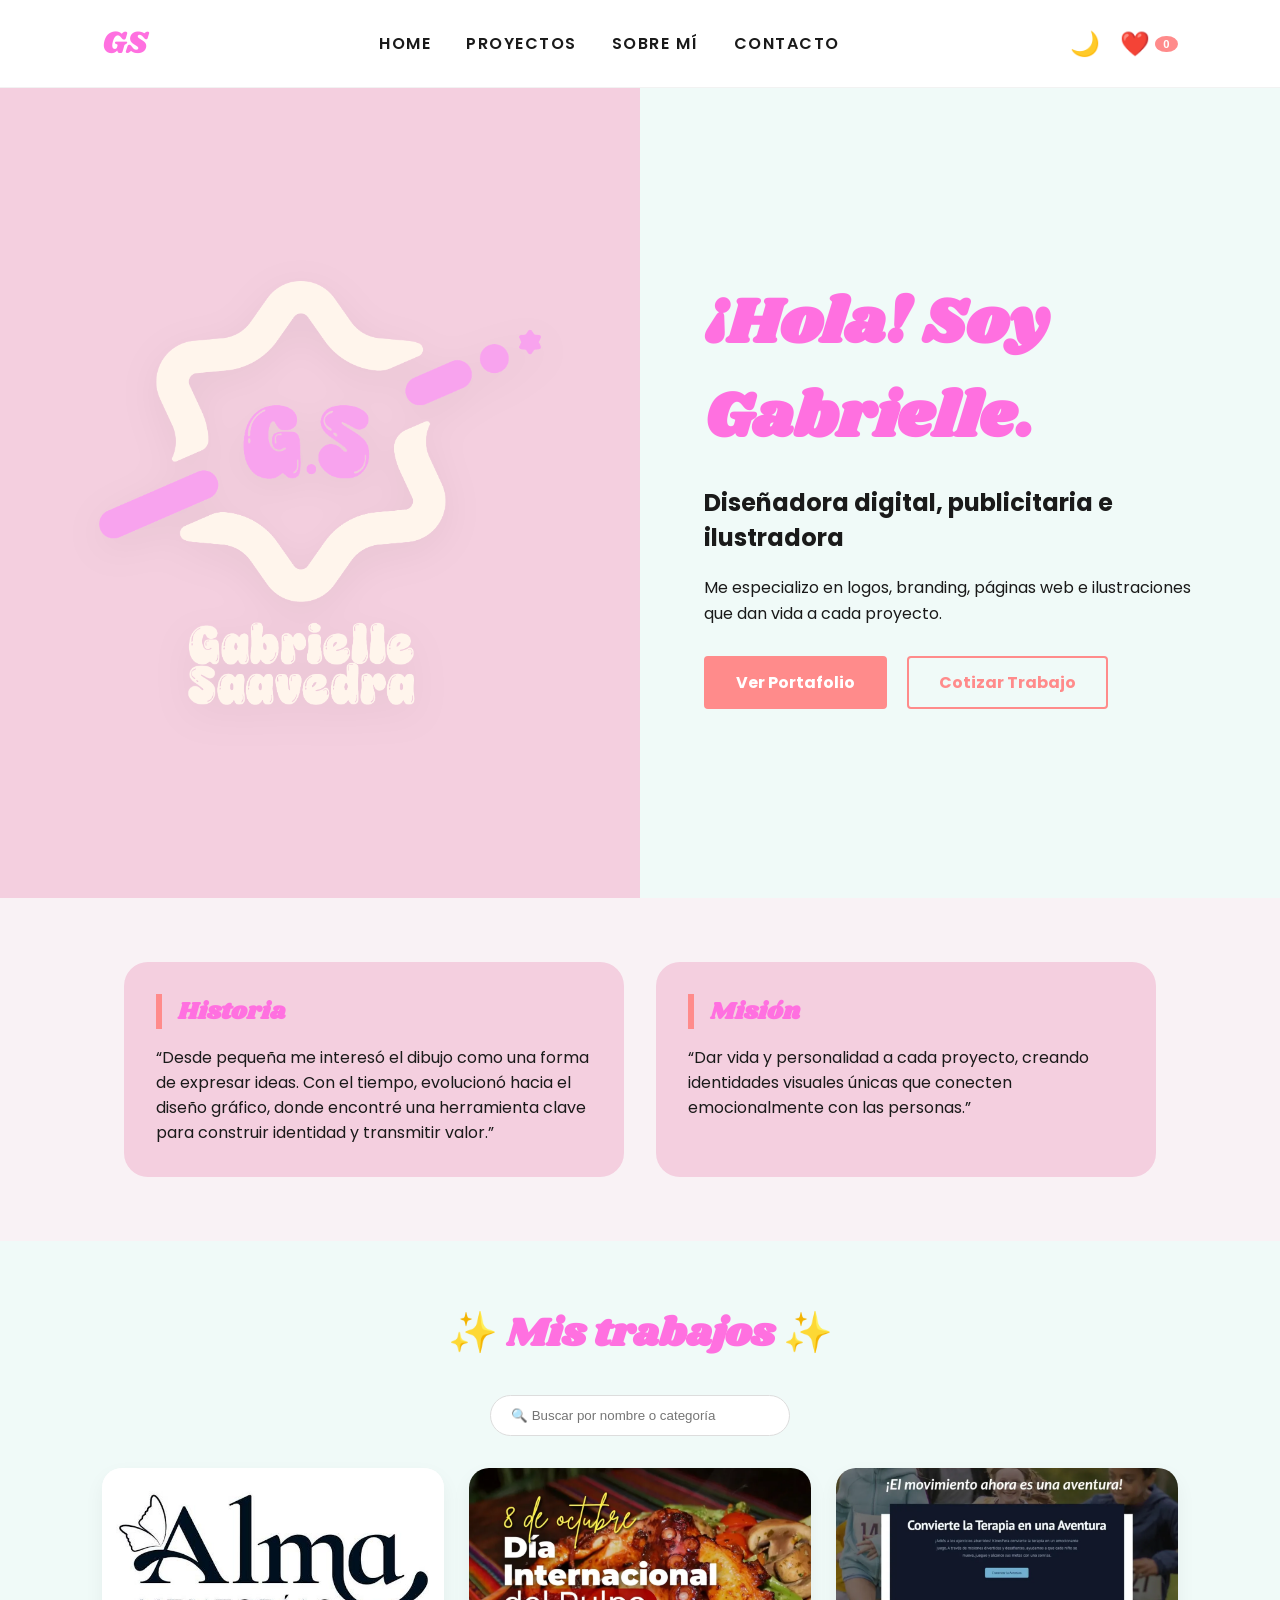
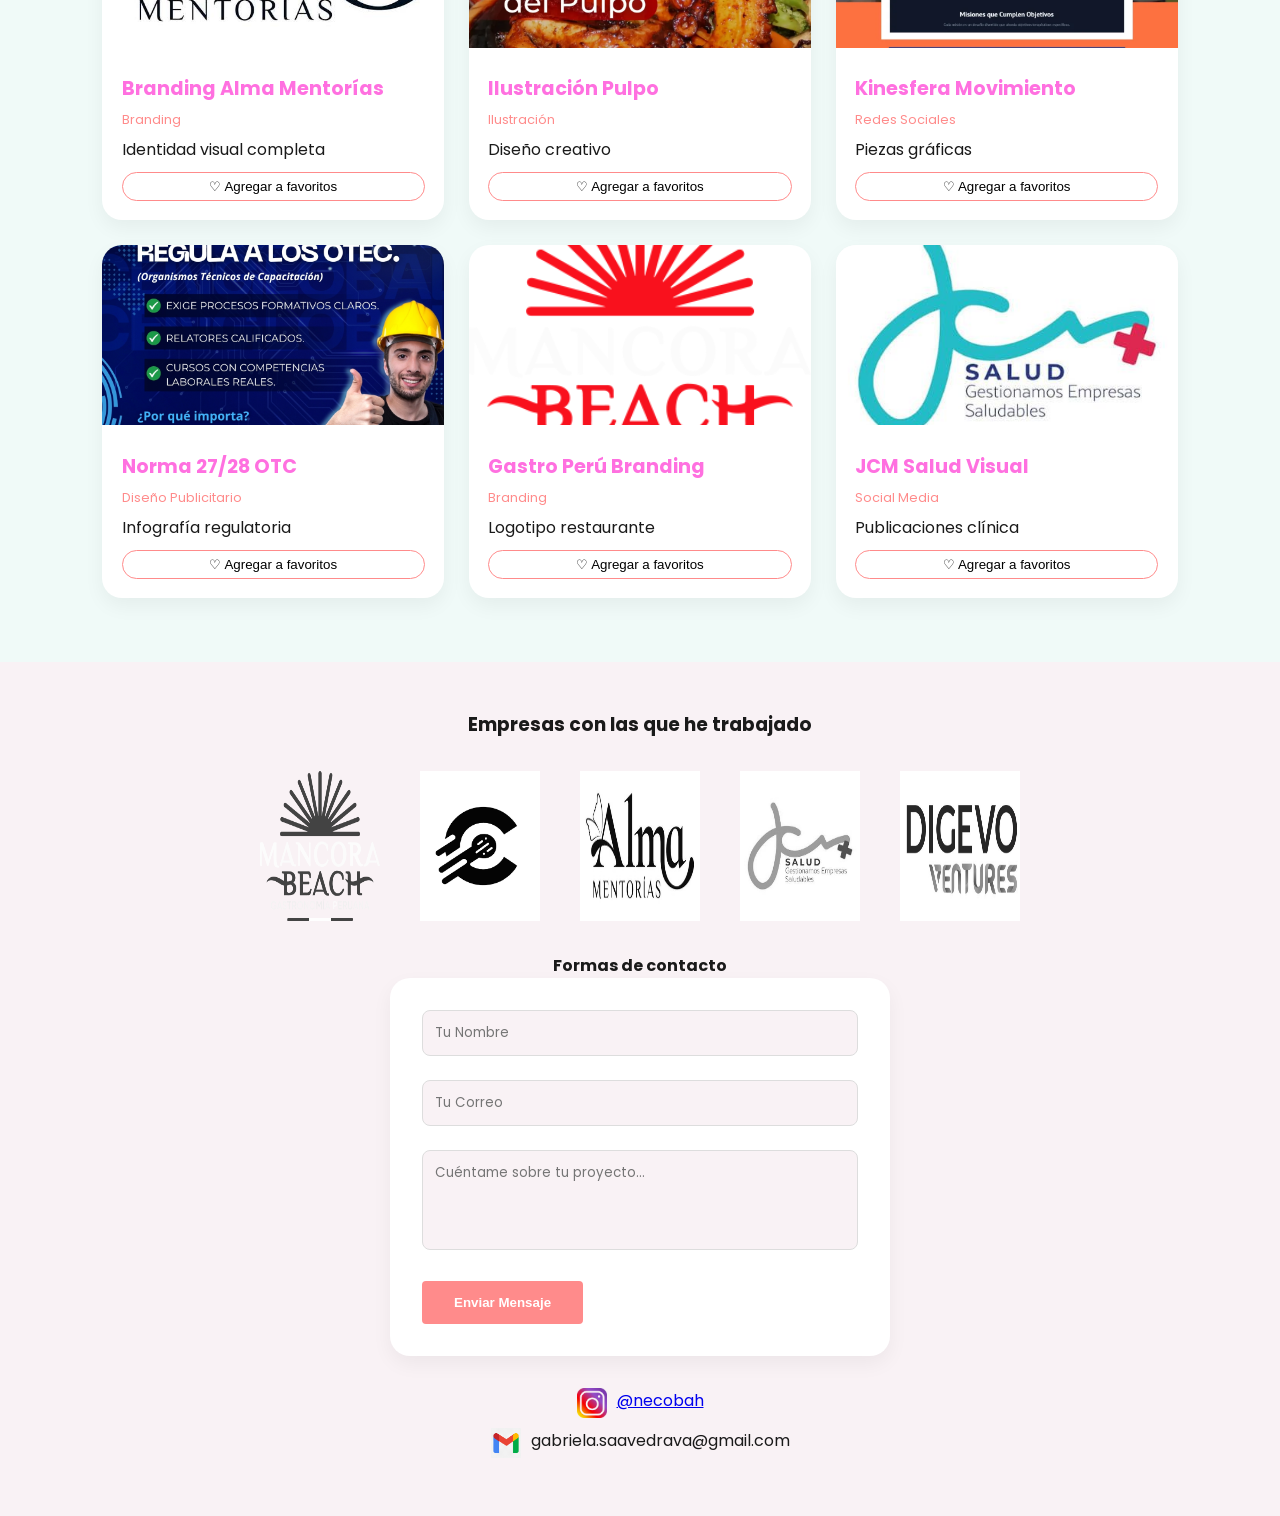
<file: index.html>
<!DOCTYPE html>
<html lang="es">
<head>
    <meta charset="UTF-8">
    <meta name="viewport" content="width=device-width, initial-scale=1.0">
    <title>Gabrielle Saavedra | Portfolio + Favoritos + Accesibilidad</title>
    <link href="https://fonts.googleapis.com/css2?family=Poppins:wght@300;400;600;700&family=Shrikhand&display=swap" rel="stylesheet">
    <link rel="stylesheet" href="style.css">
    <script src="script.js" defer></script>
</head>
<body>

<nav class="main-nav">
    <div class="logo">GS</div>
    <button class="hamburger" id="hamburgerBtn" aria-label="Menú de navegación" aria-expanded="false">
        <span class="hamburger-box"><span class="hamburger-inner"></span></span>
    </button>
    <ul class="nav-links" id="navLinks">
        <li><a href="#home">Home</a></li>
        <li><a href="#proyectos">Proyectos</a></li>
        <li><a href="#historia">Sobre mí</a></li>
        <li><a href="#contacto">Contacto</a></li>
    </ul>
    <div class="nav-actions">
        <button id="darkModeToggle" class="dark-toggle" aria-label="Modo oscuro/claro">🌙</button>
        <button id="openFavModalBtn" class="fav-icon-btn" aria-label="Ver favoritos" aria-haspopup="dialog">
            ❤️ <span id="favCounter" class="fav-counter">0</span>
        </button>
    </div>
</nav>

<section class="hero" id="home">
    <div class="hero-image">
        <img src="assets/logo gabrielle.png" alt="Logo Gabrielle Saavedra">
    </div>
    <div class="hero-text">
        <h1>¡Hola! Soy Gabrielle.</h1>
        <h2>Diseñadora digital, publicitaria e ilustradora</h2>
        <p>Me especializo en logos, branding, páginas web e ilustraciones que dan vida a cada proyecto.</p>
        <div class="btn-group">
            <a href="#proyectos" class="btn btn-primary">Ver Portafolio</a>
            <a href="#contacto" class="btn btn-secondary">Cotizar Trabajo</a>
        </div>
    </div>
</section>

<main>
    <div class="contenido" id="historia">
        <article class="Historia">
            <h2>Historia</h2>
            <p>“Desde pequeña me interesó el dibujo como una forma de expresar ideas. Con el tiempo, evolucionó hacia el diseño gráfico, donde encontré una herramienta clave para construir identidad y transmitir valor.”</p>
        </article>
        <article class="mision">
            <h2>Misión</h2>
            <p>“Dar vida y personalidad a cada proyecto, creando identidades visuales únicas que conecten emocionalmente con las personas.”</p>
        </article>
    </div>


    <section class="proyectos-section" id="proyectos">
        <h2>✨ Mis trabajos ✨</h2>
        <div class="filter-bar">
            <input type="text" id="filterInput" placeholder="🔍 Buscar por nombre o categoría" aria-label="Filtrar proyectos">
        </div>
        <div class="cards-container" id="cardsContainer">
        </div>
    </section>

</main>

<div id="favModal" class="modal" role="dialog" aria-modal="true" aria-labelledby="modalTitle" aria-hidden="true">
    <div class="modal-content">
        <div class="modal-header">
            <h2 id="modalTitle">❤️ Mis proyectos favoritos</h2>
            <button id="closeModalBtn" class="close-modal" aria-label="Cerrar lista de favoritos">✖</button>
        </div>
        <div id="favoritesListContainer" class="favorites-list">
<!-- Lista dinámica -->
        </div>
        <p class="total-fav">Total: <span id="modalTotalFav">0</span></p>
    </div>
</div>

<footer>
    <section class="partners">
        <h3>Empresas con las que he trabajado</h3>
        <div class="partners-grid">
            <img src="assets/gastro peru.png" alt="Gastro Perú">
            <img src="assets/c.png" alt="Logo C">
            <img src="assets/alma.jpg" alt="Alma">
            <img src="assets/jcm.jpg" alt="JCM">
            <img src="assets/digevo.jpg" alt="Digevo">
        </div>
    <section class="contacto" id="contacto">
        <h4>Formas de contacto</h4>
        
        <form id="form-contacto" class="contacto-form">
            <div class="campo">
                <input type="text" id="nombreInput" placeholder="Tu Nombre" aria-label="Tu Nombre">
                <span id="errorNombre" class="error-msg"></span>
            </div>
            <div class="campo">
                <input type="email" id="emailInput" placeholder="Tu Correo" aria-label="Tu Correo">
                <span id="errorEmail" class="error-msg"></span>
            </div>
            <div class="campo">
                <textarea id="mensajeInput" placeholder="Cuéntame sobre tu proyecto..." aria-label="Mensaje"></textarea>
                <span id="errorMensaje" class="error-msg"></span>
            </div>
            <button type="submit" class="btn btn-primary">Enviar Mensaje</button>
            <div id="mensajeExito" class="exito-msg"></div>
        </form>

        <div class="contacto-item">
            <img src="assets/instagram_PNG10.png" alt="Instagram" class="icono-contacto">
            <a href="https://www.instagram.com/necobah" target="_blank">@necobah</a>
        </div>
        <div class="contacto-item">
            <img src="assets/PNG GMAIL.png" alt="Gmail" class="icono-contacto">
            <span>gabriela.saavedrava@gmail.com</span>
        </div>
    </section>
</footer>
</body>
</html>
</file>
<file: style.css>
/* ========== VARIABLES Y ESTILOS BASE ========== */
:root {
    --rosa-fondo-logo: #f4cfdf;
    --menta-fondo-texto: #f0faf8;
    --rosa-fuerte: #ff70e0;
    --coral-boton: #ff8b8b;
    --texto-principal: #1a1a1a;
    --bg-general: #f9f2f5;
    --card-bg: white;
    --sombra: 0 8px 20px rgba(0,0,0,0.05);
    --input-border: #ddd;
}
body.dark {
    --rosa-fondo-logo: #2d2a3e;
    --menta-fondo-texto: #1e1b2b;
    --rosa-fuerte: #ff9fec;
    --coral-boton: #ff6b6b;
    --texto-principal: #f0f0f0;
    --bg-general: #121212;
    --card-bg: #2a2a2e;
    --sombra: 0 8px 20px rgba(255,255,255,0.05);
    --input-border: #555;
}
* {
    margin: 0;
    padding: 0;
    box-sizing: border-box;
}


html {
    scroll-behavior: smooth;
}

body {
    font-family: 'Poppins', sans-serif;
    background-color: var(--bg-general);
    color: var(--texto-principal);
    transition: background-color 0.3s, color 0.2s;
}

/* ========== NAVEGACIÓN Y MENÚ HAMBURGUESA ========== */
.main-nav {
    display: flex;
    justify-content: space-between;
    align-items: center;
    padding: 20px 8%;
    background-color: white;
    position: sticky;
    top: 0;
    z-index: 1000;
    border-bottom: 1px solid rgba(0,0,0,0.05);
    flex-wrap: wrap;
}
body.dark .main-nav {
    background-color: #1e1e2f;
}
.logo {
    font-family: 'Shrikhand', cursive;
    font-size: 2rem;
    color: var(--rosa-fuerte);
}
.nav-links {
    display: flex;
    gap: 35px;
    list-style: none;
    font-weight: 600;
    text-transform: uppercase;
    letter-spacing: 1.5px;
}
.nav-links a {
    text-decoration: none;
    color: var(--texto-principal);
    transition: 0.3s;
}
.nav-links a:hover {
    color: var(--rosa-fuerte);
}
.hamburger {
    display: none;
    background: none;
    border: none;
    cursor: pointer;
    width: 40px;
    height: 40px;
    position: relative;
    z-index: 1100;
}
.hamburger-box {
    width: 30px;
    height: 24px;
    display: inline-block;
    position: relative;
}
.hamburger-inner,
.hamburger-inner::before,
.hamburger-inner::after {
    width: 30px;
    height: 3px;
    background-color: var(--texto-principal);
    border-radius: 4px;
    position: absolute;
    transition: transform 0.3s, opacity 0.2s;
}
.hamburger-inner {
    top: 50%;
    transform: translateY(-50%);
}
.hamburger-inner::before {
    content: '';
    top: -10px;
}
.hamburger-inner::after {
    content: '';
    top: 10px;
}
.hamburger.active .hamburger-inner {
    transform: translateY(-50%) rotate(45deg);
}
.hamburger.active .hamburger-inner::before {
    opacity: 0;
}
.hamburger.active .hamburger-inner::after {
    transform: translateY(-20px) rotate(-90deg);
}
.nav-actions {
    display: flex;
    gap: 20px;
    align-items: center;
}
.dark-toggle, .fav-icon-btn {
    background: none;
    border: none;
    font-size: 1.5rem;
    cursor: pointer;
    color: var(--texto-principal);
    display: flex;
    align-items: center;
    gap: 5px;
}
.fav-counter {
    background-color: var(--coral-boton);
    color: white;
    border-radius: 50%;
    padding: 2px 8px;
    font-size: 0.7rem;
    font-weight: bold;
}

/* ========== HERO ========== */
.hero {
    display: grid;
    grid-template-columns: 1fr 1fr;
    min-height: 90vh;
}
.hero-image {
    background-color: var(--rosa-fondo-logo);
    display: flex;
    justify-content: center;
    align-items: center;
    padding: 60px;
}
.hero-image img {
    width: 85%;
    max-width: 650px;
    height: auto;
    filter: drop-shadow(0 10px 20px rgba(0,0,0,0.05));
}
.hero-text {
    padding: 100px 10%;
    background-color: var(--menta-fondo-texto);
    display: flex;
    flex-direction: column;
    justify-content: center;
}
.hero-text h1 {
    font-family: 'Shrikhand', cursive;
    color: var(--rosa-fuerte);
    font-size: 4rem;
    margin-bottom: 20px;
}
.hero-text h2 {
    font-size: 1.5rem;
    margin-bottom: 20px;
}
.hero-text p {
    font-size: 1rem;
    line-height: 1.6;
    margin-bottom: 30px;
}
.btn-group {
    display: flex;
    gap: 20px;
}
.btn {
    padding: 12px 30px;
    text-decoration: none;
    font-weight: 700;
    border-radius: 4px;
    transition: 0.3s;
}
.btn-primary {
    background-color: var(--coral-boton);
    color: white;
    border: 2px solid var(--coral-boton);
}
.btn-primary:hover {
    background-color: transparent;
    color: var(--coral-boton);
}
.btn-secondary {
    border: 2px solid var(--coral-boton);
    color: var(--coral-boton);
}
.btn-secondary:hover {
    background-color: var(--coral-boton);
    color: white;
}

/* ========== SECCIONES HISTORIA Y MISIÓN ========== */
.contenido {
    display: flex;
    flex-wrap: wrap;
    gap: 2rem;
    padding: 4rem 8%;
    justify-content: center;
}
.Historia, .mision {
    background-color: var(--rosa-fondo-logo);
    border-radius: 24px;
    padding: 2rem;
    max-width: 500px;
    flex: 1;
}
.Historia h2, .mision h2 {
    font-family: 'Shrikhand', cursive;
    color: var(--rosa-fuerte);
    border-left: 6px solid var(--coral-boton);
    padding-left: 1rem;
    margin-bottom: 1rem;
}

/* ========== PROYECTOS DINÁMICOS ========== */
.proyectos-section {
    padding: 4rem 8%;
    background-color: var(--menta-fondo-texto);
}
.proyectos-section h2 {
    font-family: 'Shrikhand', cursive;
    text-align: center;
    font-size: 2.5rem;
    color: var(--rosa-fuerte);
    margin-bottom: 2rem;
}
.filter-bar {
    display: flex;
    justify-content: center;
    margin-bottom: 2rem;
}
#filterInput {
    padding: 12px 20px;
    width: 300px;
    border-radius: 60px;
    border: 1px solid var(--input-border);
    background: var(--card-bg);
    color: var(--texto-principal);
}
.cards-container {
    display: grid;
    grid-template-columns: repeat(auto-fill, minmax(260px, 1fr));
    gap: 25px;
}
.card {
    background: var(--card-bg);
    border-radius: 20px;
    overflow: hidden;
    box-shadow: var(--sombra);
    transition: transform 0.2s;
}
.card:hover {
    transform: translateY(-5px);
}
.card-img {
    width: 100%;
    height: 180px;
    object-fit: cover;
}
.card-body {
    padding: 1.2rem;
}
.card-title {
    font-size: 1.2rem;
    color: var(--rosa-fuerte);
    margin-bottom: 0.5rem;
}
.card-category {
    font-size: 0.8rem;
    color: var(--coral-boton);
    margin-bottom: 0.5rem;
}
.fav-btn-card {
    background: none;
    border: 1px solid var(--coral-boton);
    border-radius: 30px;
    padding: 6px 12px;
    cursor: pointer;
    width: 100%;
    margin-top: 10px;
    transition: 0.2s;
}
.fav-btn-card.active-fav {
    background-color: var(--coral-boton);
    color: white;
}

/* ========== MODAL FAVORITOS (VENTANA EMERGENTE) ========== */
.modal {
    display: none;
    position: fixed;
    top: 0;
    left: 0;
    width: 100%;
    height: 100%;
    background-color: rgba(0,0,0,0.8);
    z-index: 2000;
    justify-content: center;
    align-items: center;
}
.modal-content {
    background: var(--card-bg);
    color: var(--texto-principal);
    max-width: 550px;
    width: 90%;
    border-radius: 28px;
    padding: 1.5rem;
    box-shadow: 0 10px 30px rgba(0,0,0,0.3);
    animation: fadeInUp 0.3s ease;
}
.modal-header {
    display: flex;
    justify-content: space-between;
    align-items: center;
    border-bottom: 2px solid var(--rosa-fuerte);
    padding-bottom: 10px;
    margin-bottom: 1rem;
}
.close-modal {
    background: none;
    border: none;
    font-size: 1.8rem;
    cursor: pointer;
    color: var(--coral-boton);
}
.favorites-list {
    max-height: 400px;
    overflow-y: auto;
    margin: 1rem 0;
}
.fav-item {
    display: flex;
    align-items: center;
    gap: 15px;
    padding: 12px 0;
    border-bottom: 1px solid var(--input-border);
}
.fav-item img {
    width: 60px;
    height: 60px;
    object-fit: cover;
    border-radius: 12px;
}
.fav-item-info {
    flex: 1;
}
.fav-item-info h4 {
    margin-bottom: 5px;
}
.remove-fav {
    background-color: #ff6b6b;
    border: none;
    border-radius: 30px;
    padding: 5px 12px;
    color: white;
    cursor: pointer;
}
.total-fav {
    text-align: center;
    font-weight: bold;
    margin-top: 10px;
}
@keyframes fadeInUp {
    from { opacity: 0; transform: translateY(30px);}
    to { opacity: 1; transform: translateY(0);}
}


footer {
    background-color: var(--bg-general);
    padding: 3rem 8%;
    text-align: center;
}
.partners-grid {
    display: flex;
    justify-content: center;
    flex-wrap: wrap;
    gap: 40px;
    margin: 2rem 0;
}
.partners-grid img {
    max-width: 120px;
    filter: grayscale(100%);
    transition: 0.3s;
}
.partners-grid img:hover {
    filter: grayscale(0%);
    transform: scale(1.05);
}
.contacto-item {
    display: flex;
    justify-content: center;
    gap: 10px;
    margin: 10px 0;
}
.icono-contacto {
    width: 30px;
}

@media (max-width: 1100px) {
    .hero { grid-template-columns: 1fr; }
    .hero-text { text-align: center; align-items: center; }
    .hamburger { display: block; }
    .nav-links {
        position: fixed;
        top: 80px;
        left: -100%;
        width: 80%;
        height: calc(100% - 80px);
        background: var(--card-bg);
        flex-direction: column;
        align-items: center;
        justify-content: flex-start;
        padding-top: 40px;
        transition: left 0.3s ease;
        z-index: 999;
        gap: 30px;
    }
    .nav-links.open { left: 0; }
}
/* FORMULARIO DE CONTACTO */
.contacto-form {
    max-width: 500px;
    margin: 0 auto 2rem auto;
    background: var(--card-bg);
    padding: 2rem;
    border-radius: 20px;
    box-shadow: var(--sombra);
    text-align: left;
}
.campo {
    margin-bottom: 1.5rem;
}
.campo input, .campo textarea {
    width: 100%;
    padding: 12px;
    border: 1px solid var(--input-border);
    border-radius: 8px;
    background-color: var(--bg-general);
    color: var(--texto-principal);
    font-family: 'Poppins', sans-serif;
}
.campo textarea {
    height: 100px;
    resize: none;
}
.error-msg {
    color: #ff4d4d;
    font-size: 0.85rem;
    display: block;
    margin-top: 5px;
}
.exito-msg {
    background-color: #4CAF50;
    color: white;
    padding: 10px;
    border-radius: 8px;
    margin-top: 15px;
    text-align: center;
    display: none;
}
</file>
